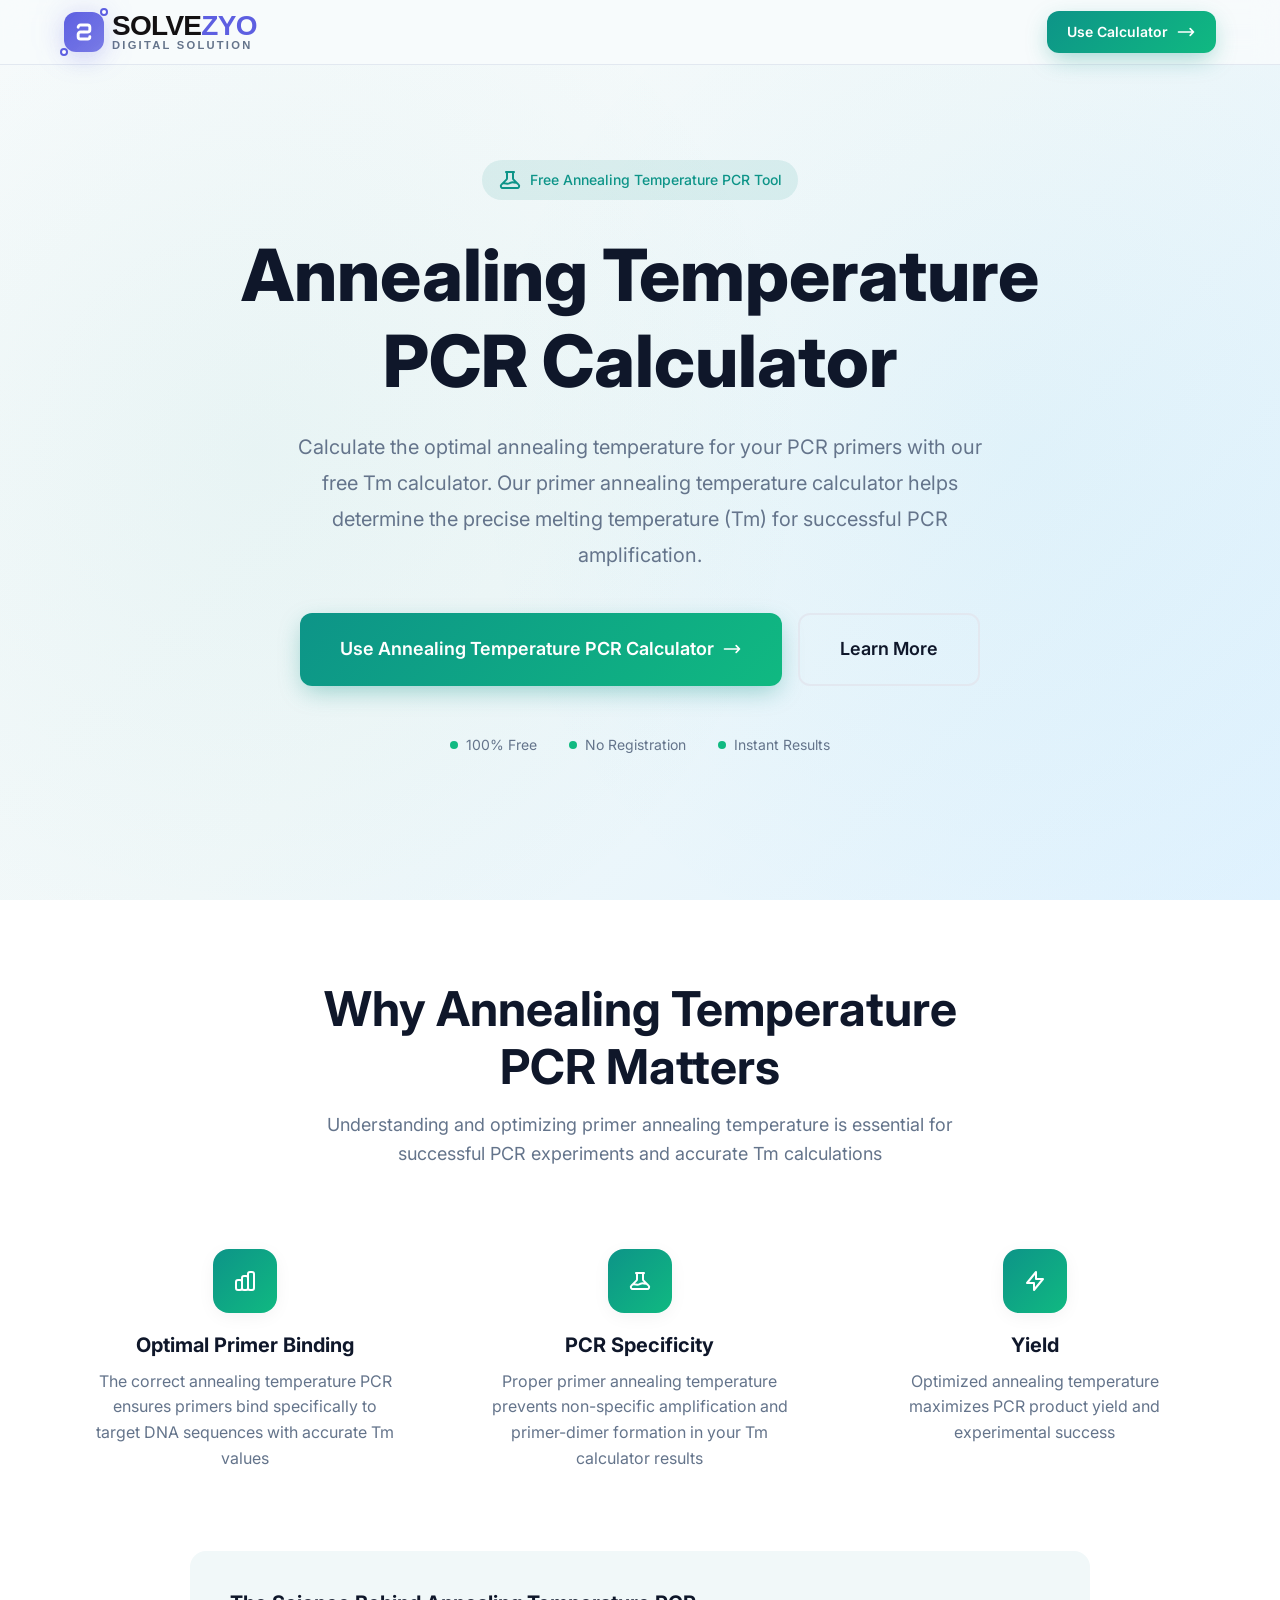
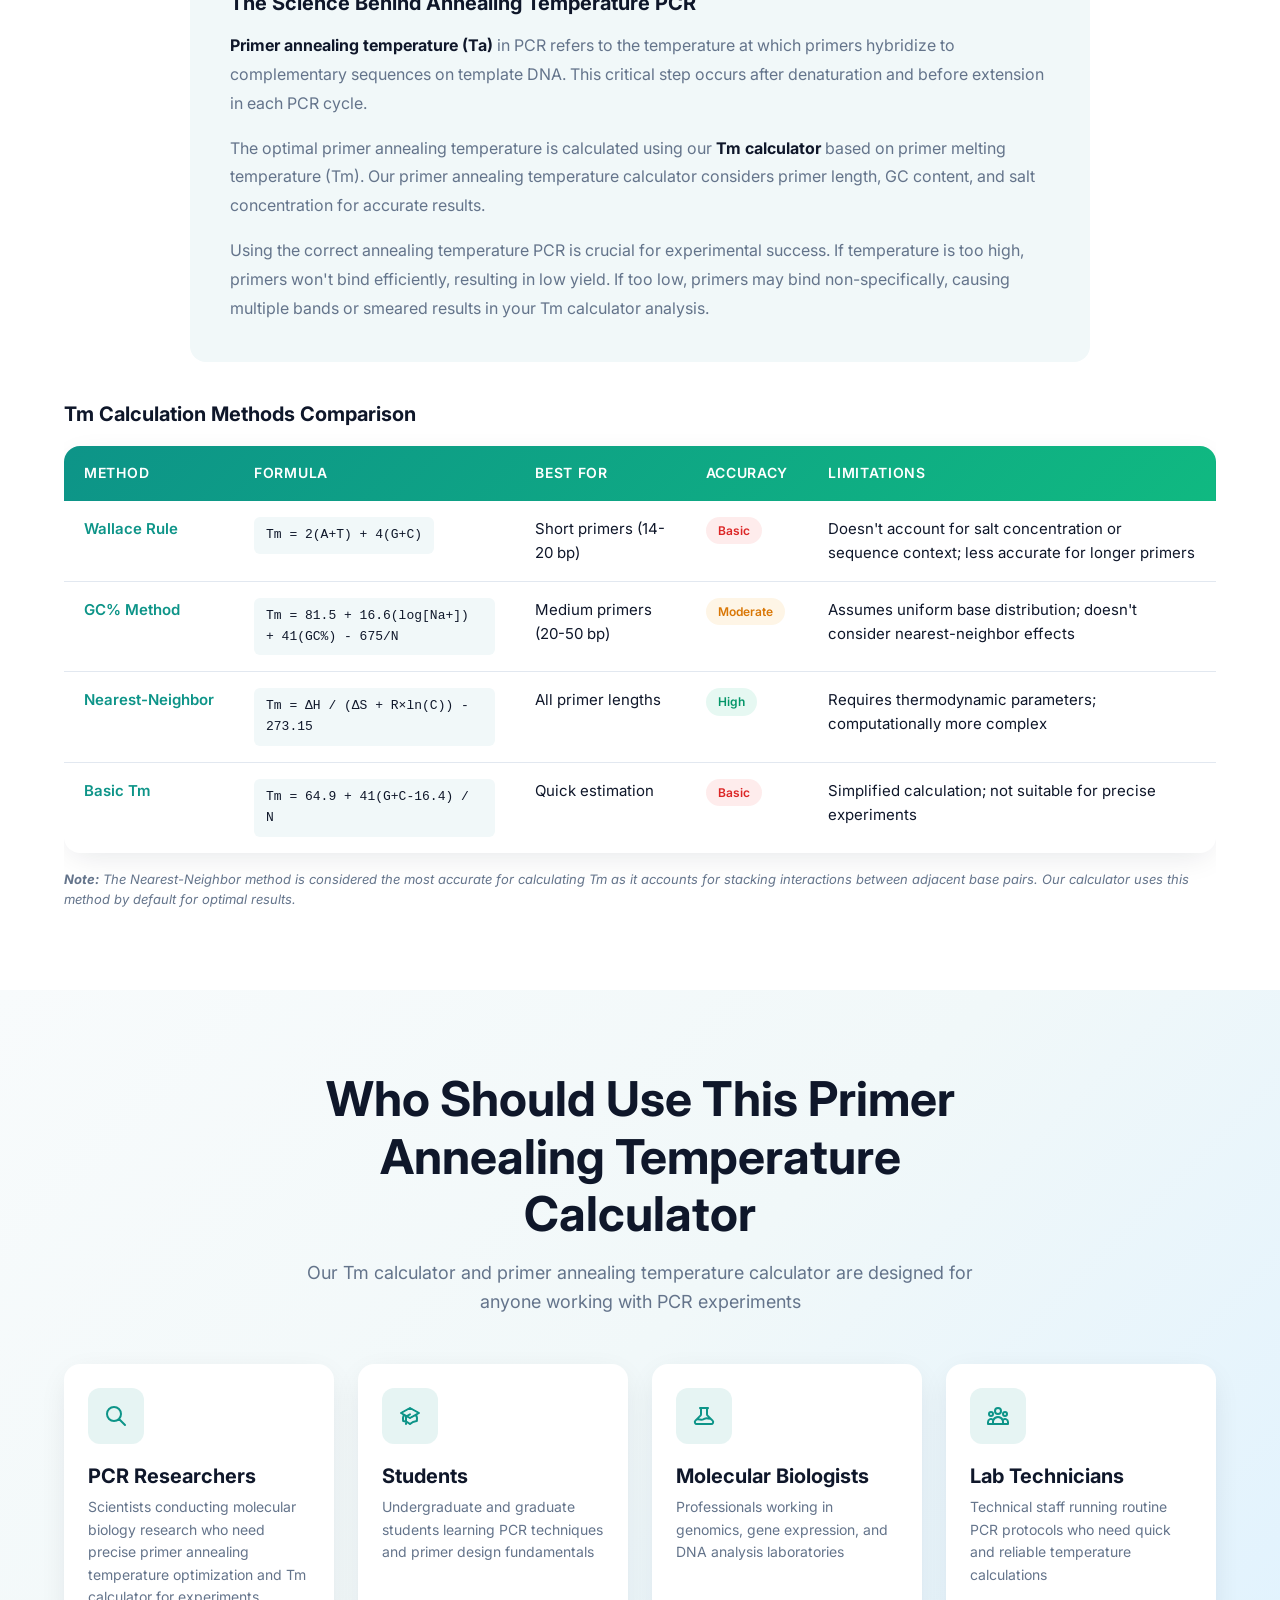
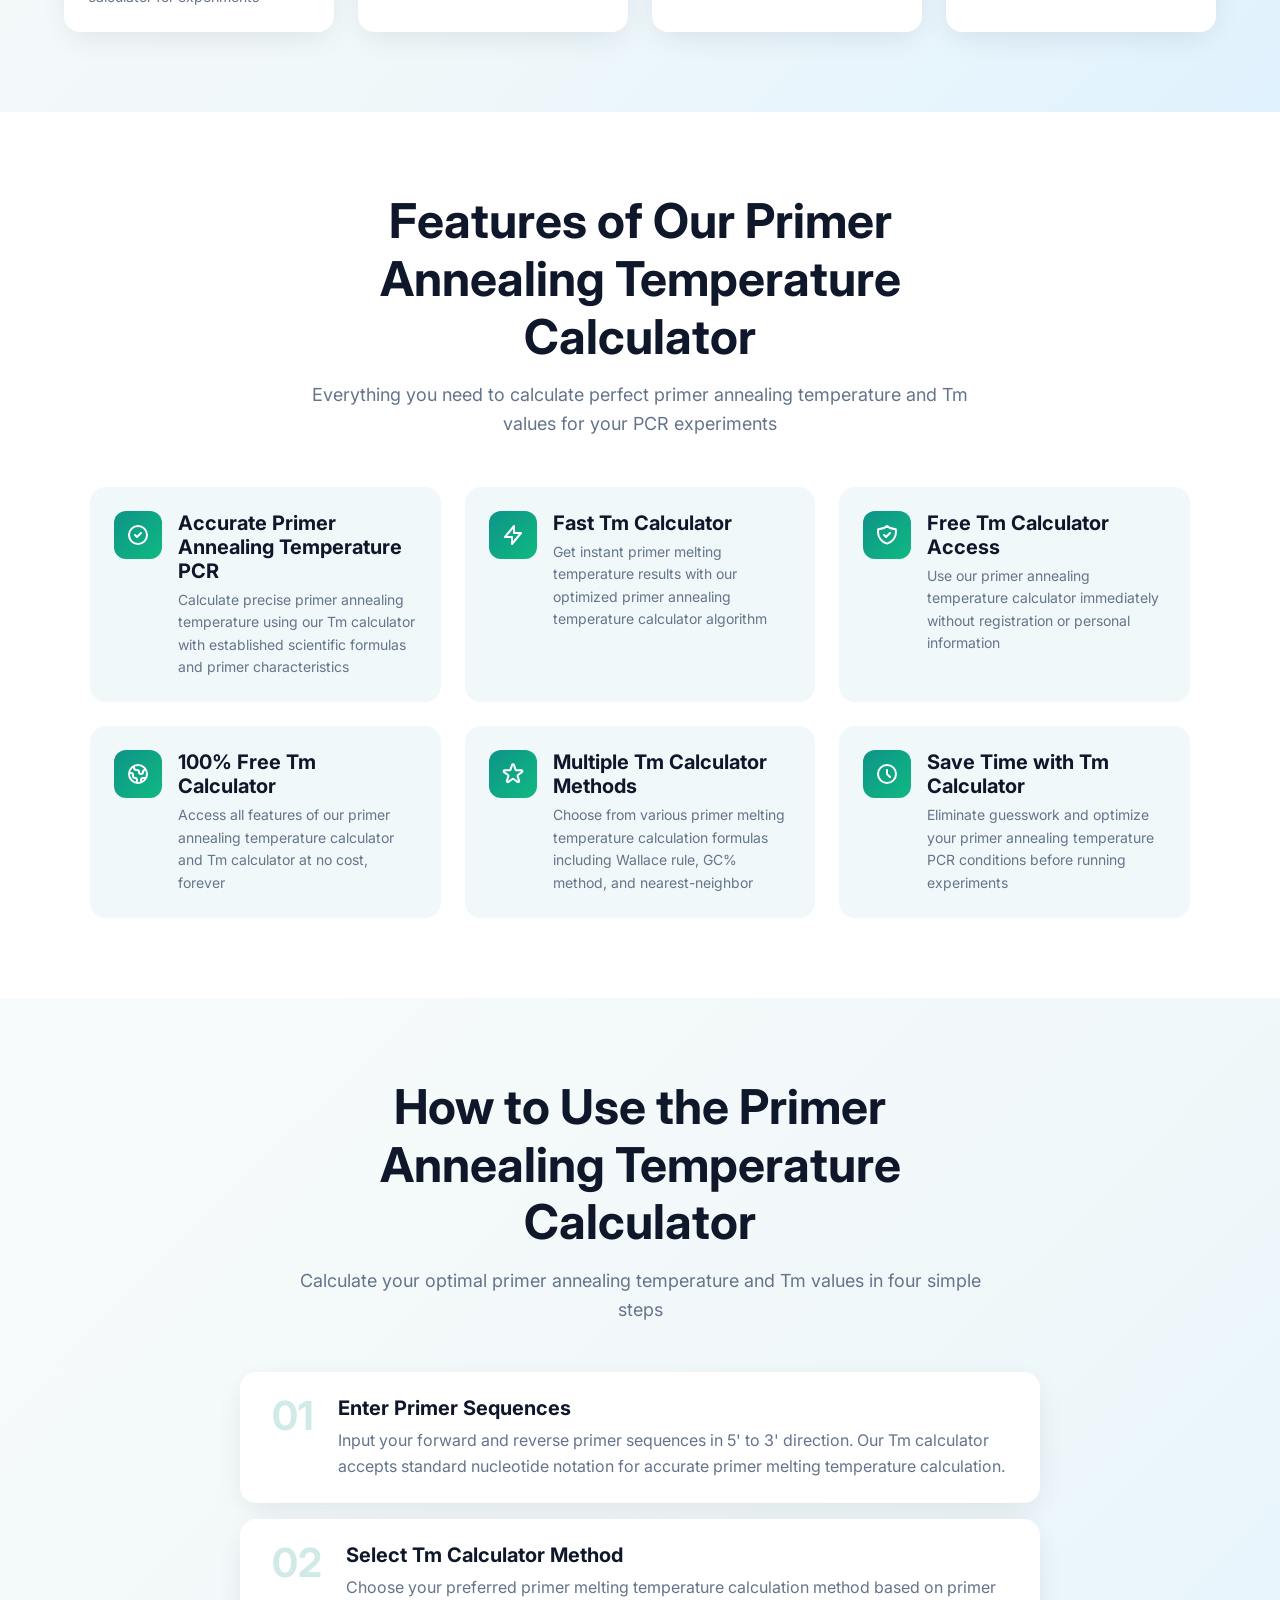
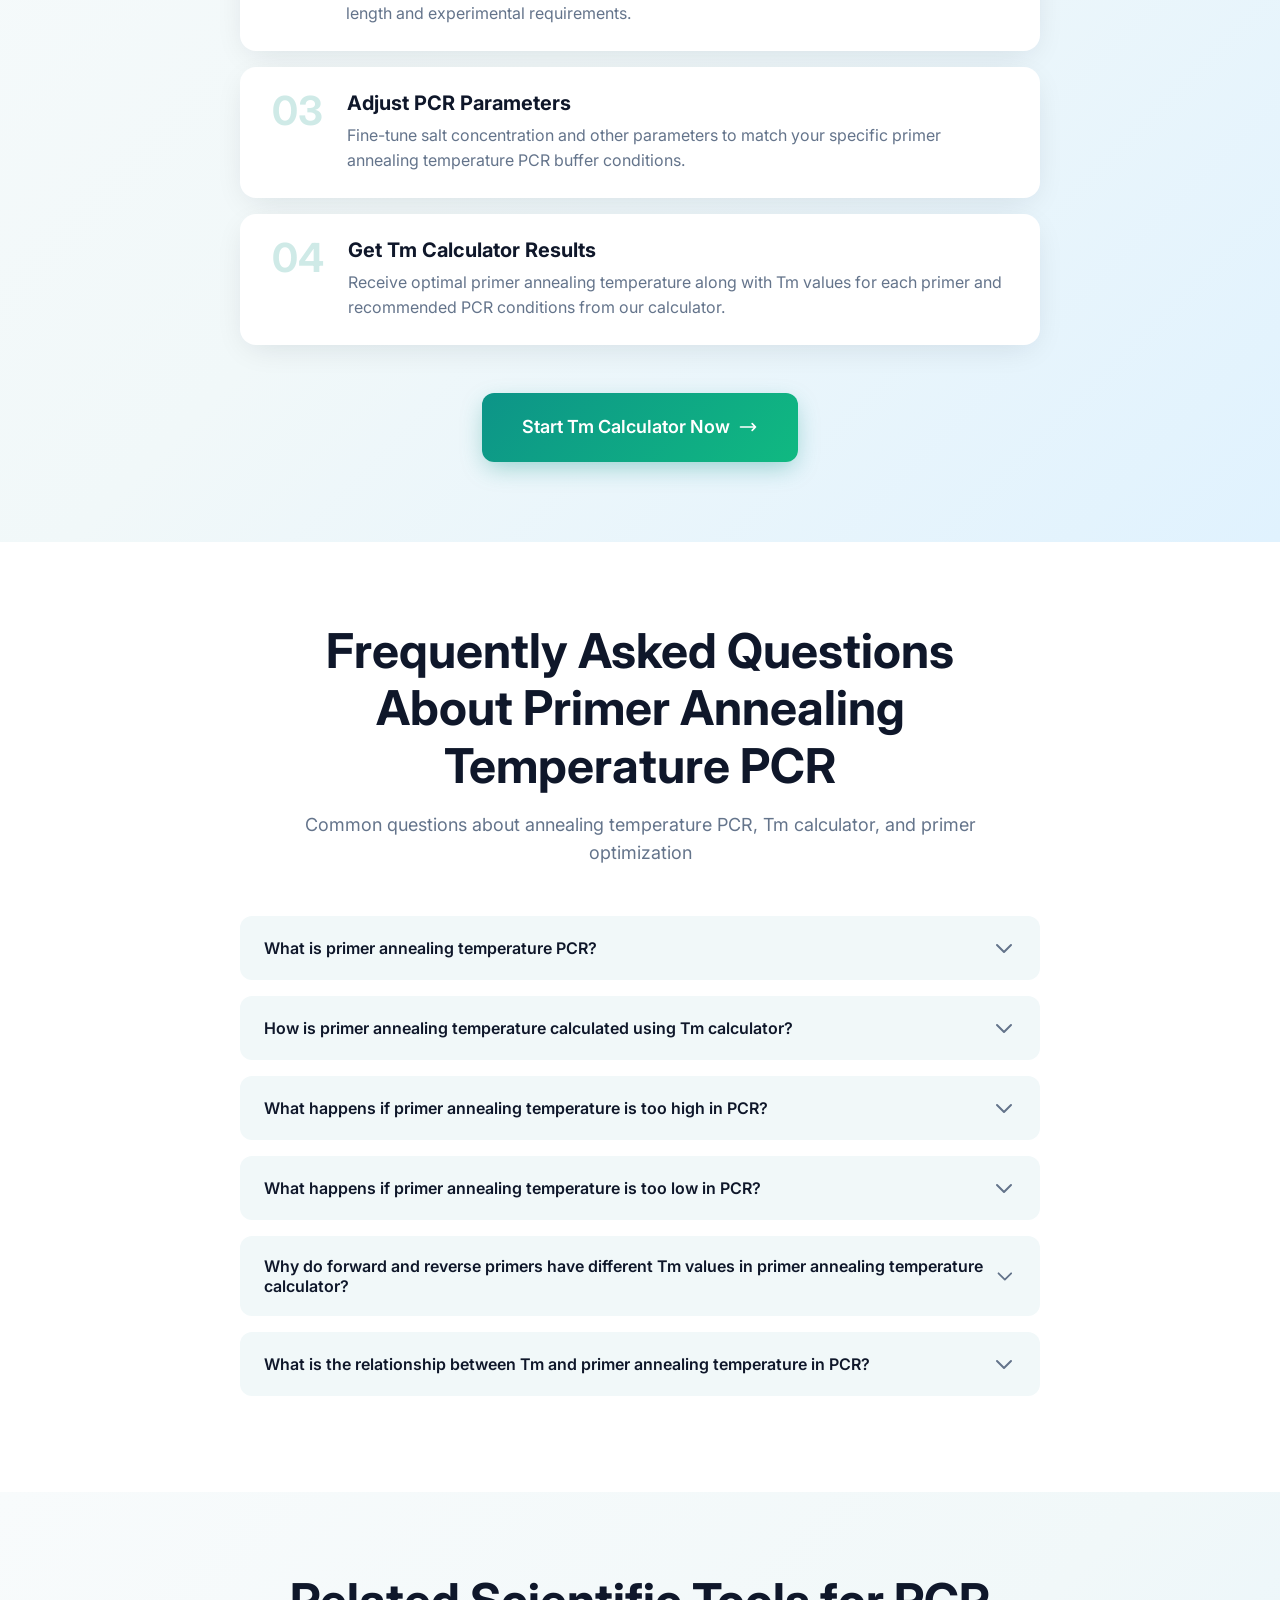
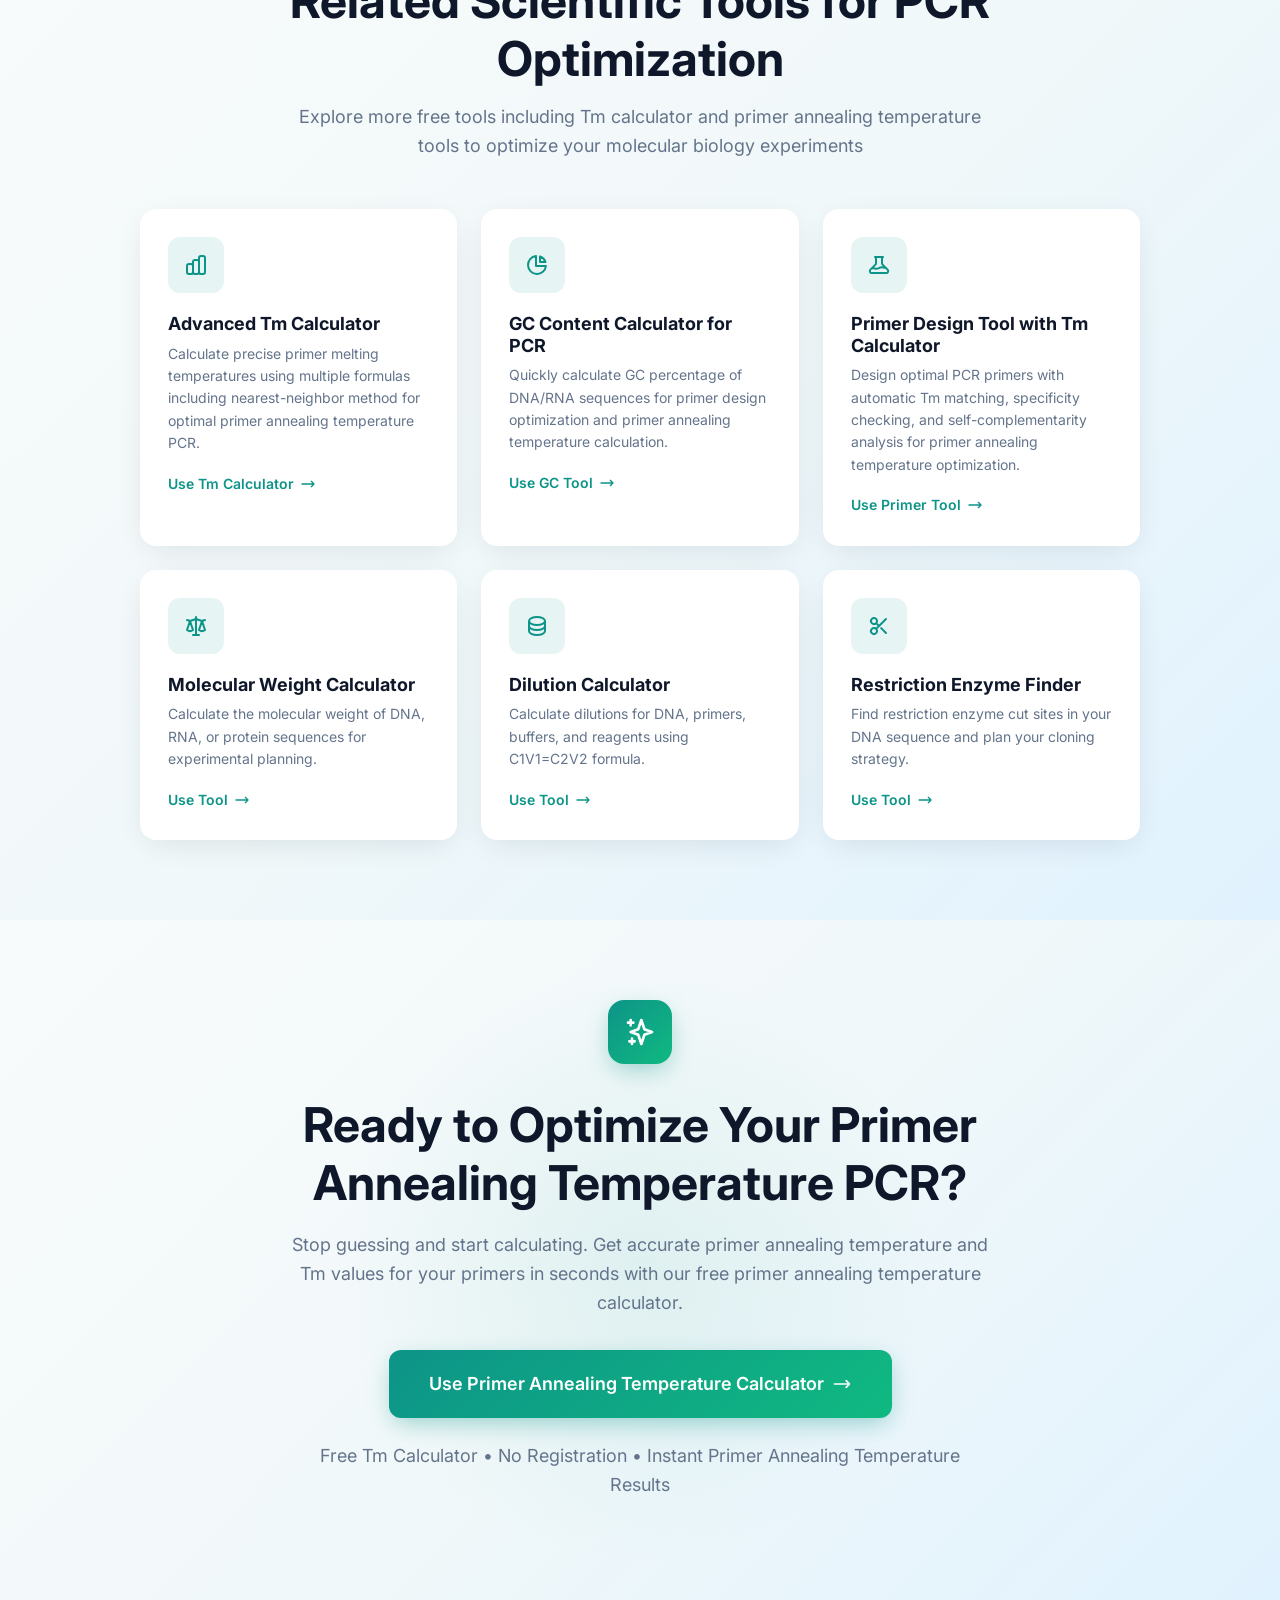
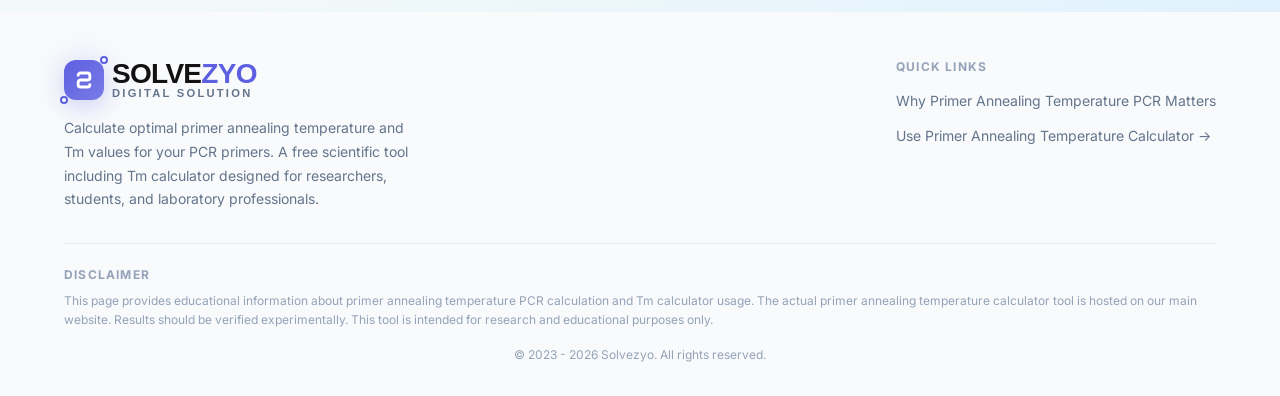
<file: index.html>
<!DOCTYPE html>
<html lang="en">
<head>
    <meta charset="UTF-8">
    <meta name="viewport" content="width=device-width, initial-scale=1.0">
    
    <!-- Favicon -->
    <link rel="icon" type="image/png" href="favicon.png">
    <link rel="apple-touch-icon" href="favicon.png">
    
    <!-- Primary SEO Tags -->
    <title>Solvezyo - Annealing Temperature PCR Calculator | Free Tm Calculator & Primer Annealing Temperature Tool</title>
    <meta name="description" content="Solvezyo - Free Annealing Temperature PCR Calculator with accurate Tm calculator for optimal primer annealing temperature. Calculate primer melting temperatures and optimize your PCR experiments. No registration required.">
    <meta name="keywords" content="annealing temperature PCR, Tm calculator, primer annealing temperature calculator, PCR primer melting temperature, PCR optimization tool, molecular biology calculator, free Tm calculator, primer design tool">
    <meta name="author" content="Solvezyo">
    <meta name="robots" content="index, follow">
    
    <!-- Canonical URL -->
    <link rel="canonical" href="https://solvezyo.com/calc/biology/annealing-temperature">

    <!-- Open Graph / Facebook -->
    <meta property="og:type" content="website">
    <meta property="og:url" content="https://solvezyo.com/calc/biology/annealing-temperature">
    <meta property="og:title" content="Solvezyo - Annealing Temperature PCR Calculator | Free Tm Calculator & Primer Annealing Temperature Tool">
    <meta property="og:description" content="Solvezyo - Free Annealing Temperature PCR Calculator with accurate Tm calculator for primer annealing temperature optimization. Essential tool for molecular biology research and PCR experiments.">
    <meta property="og:image" content="https://example.com/og-image.png">
    <meta property="og:site_name" content="Solvezyo">

    <!-- Twitter -->
    <meta name="twitter:card" content="summary_large_image">
    <meta name="twitter:url" content="https://solvezyo.com/calc/biology/annealing-temperature">
    <meta name="twitter:title" content="Solvezyo - Annealing Temperature PCR Calculator | Free Tm Calculator & Primer Annealing Temperature Tool">
    <meta name="twitter:description" content="Solvezyo - Free Annealing Temperature PCR Calculator with accurate Tm calculator for primer annealing temperature. Optimize your molecular biology experiments.">
    <meta name="twitter:image" content="https://example.com/og-image.png">

    <!-- Preconnect for fonts -->
    <link rel="preconnect" href="https://fonts.googleapis.com">
    <link rel="preconnect" href="https://fonts.gstatic.com" crossorigin>
    <link rel="preconnect" href="https://fonts.gstatic.com" crossorigin>
    <link href="https://fonts.googleapis.com/css2?family=Inter:wght@400;500;600;700;800&display=swap" rel="stylesheet">

    <!-- JSON-LD Structured Data - FAQ Schema -->
    <script type="application/ld+json">
    {
        "@context": "https://schema.org",
        "@type": "FAQPage",
        "mainEntity": [
            {
                "@type": "Question",
                "name": "What is annealing temperature?",
                "acceptedAnswer": {
                    "@type": "Answer",
                    "text": "Annealing temperature (Ta) is the temperature at which primers bind to the template DNA during the PCR cycle. It typically occurs between the denaturation and extension steps. The optimal annealing temperature is usually 3-5°C below the melting temperature (Tm) of the primers and is critical for achieving specific and efficient DNA amplification."
                }
            },
            {
                "@type": "Question",
                "name": "How is annealing temperature calculated?",
                "acceptedAnswer": {
                    "@type": "Answer",
                    "text": "Annealing temperature is calculated based on the melting temperature (Tm) of your primers. Common calculation methods include the Wallace Rule (Tm = 2°C × (A+T) + 4°C × (G+C)), the GC% method, and the more accurate nearest-neighbor thermodynamic method. Our calculator uses these established formulas while accounting for factors like primer length, GC content, and salt concentration."
                }
            },
            {
                "@type": "Question",
                "name": "What happens if annealing temperature is too high?",
                "acceptedAnswer": {
                    "@type": "Answer",
                    "text": "When the annealing temperature is too high, primers cannot bind efficiently to the template DNA because the thermal energy disrupts hydrogen bonding between complementary bases. This results in low or no PCR product yield. You may see faint bands or no bands at all on your gel. The solution is to lower the annealing temperature to allow proper primer-template hybridization."
                }
            },
            {
                "@type": "Question",
                "name": "What happens if annealing temperature is too low?",
                "acceptedAnswer": {
                    "@type": "Answer",
                    "text": "When the annealing temperature is too low, primers can bind non-specifically to sequences that aren't perfectly complementary. This leads to non-specific amplification, multiple bands on gel electrophoresis, primer-dimer formation, and smeared results. Increasing the annealing temperature improves specificity by requiring more stringent base pairing."
                }
            },
            {
                "@type": "Question",
                "name": "Why do forward and reverse primers have different Tm values?",
                "acceptedAnswer": {
                    "@type": "Answer",
                    "text": "Forward and reverse primers often have different Tm values because they typically have different nucleotide compositions (different numbers of G, C, A, and T bases) and may vary in length. Ideally, both primers should have similar Tm values (within 2-3°C) for optimal PCR performance. Our calculator helps you identify if there's a significant Tm difference between your primers."
                }
            },
            {
                "@type": "Question",
                "name": "What is the relationship between Tm and annealing temperature?",
                "acceptedAnswer": {
                    "@type": "Answer",
                    "text": "The melting temperature (Tm) is the temperature at which 50% of primer-template duplexes are dissociated. The optimal annealing temperature is typically set 3-5°C below the lower Tm of the two primers. This allows primers to bind specifically while maintaining enough stringency to prevent non-specific binding. Some protocols use gradient PCR or touchdown PCR to optimize this relationship."
                }
            }
        ]
    }
    </script>

    <!-- JSON-LD Structured Data - WebPage Schema -->
    <script type="application/ld+json">
    {
        "@context": "https://schema.org",
        "@type": "WebPage",
        "name": "Annealing Temperature Calculator",
        "description": "Calculate the optimal annealing temperature for your PCR primers. Free, fast, and accurate Tm calculator for researchers, students, and molecular biologists.",
        "url": "https://solvezyo.com/calc/biology/annealing-temperature",
        "isPartOf": {
            "@type": "WebSite",
            "name": "Solvezyo",
            "url": "https://solvezyo.com"
        },
        "about": {
            "@type": "Thing",
            "name": "PCR Annealing Temperature",
            "description": "The temperature at which primers hybridize to template DNA during PCR"
        },
        "audience": {
            "@type": "Audience",
            "audienceType": "Researchers, Students, Molecular Biologists, Lab Technicians"
        }
    }
    </script>

    <link rel="stylesheet" href="styles.css">
    <link rel="stylesheet" href="logo.css">
</head>

<body>
    <!-- Navigation -->
    <nav class="nav">
        <div class="container nav-inner">
            <a href="#" class="nav-logo">
                <!-- Solvezyo Logo -->
                <div class="solvezyo-logo">
                    <div class="solvezyo-logo-icon-container">
                        <!-- Animated Background Rings -->
                        <div class="solvezyo-logo-bg-ring"></div>
                        
                        <!-- Main Icon Container -->
                        <div class="solvezyo-logo-icon">
                            <svg
                                viewBox="0 0 24 24"
                                fill="none"
                                class="solvezyo-logo-svg"
                                xmlns="http://www.w3.org/2000/svg"
                            >
                                <!-- Minimalist "S" formed from mechanical/geometric shapes -->
                                <path
                                    d="M7 8C7 6.89543 7.89543 6 9 6H15C16.1046 6 17 6.89543 17 8V10C17 11.1046 16.1046 12 15 12H9C7.89543 12 7 12.8954 7 14V16C7 17.1046 7.89543 18 9 18H15C16.1046 18 17 17.1046 17 16"
                                    class="solvezyo-logo-path"
                                />
                                <!-- Decorative dot -->
                                <circle
                                    cx="12"
                                    cy="12"
                                    r="1"
                                    fill="currentColor"
                                    class="solvezyo-logo-dot"
                                />
                            </svg>
                            
                            <!-- Mechanical accent lines -->
                            <div class="solvezyo-logo-accent-1"></div>
                            <div class="solvezyo-logo-accent-2"></div>
                        </div>
                    </div>

                    <div class="solvezyo-logo-text">
                        <span class="solvezyo-logo-brand">
                            SOLVE<span class="solvezyo-logo-brand-primary">ZYO</span>
                        </span>
                        <span class="solvezyo-logo-subtitle">
                            Digital Solution
                        </span>
                    </div>
                </div>
            </a>
            <a href="https://solvezyo.com/calc/biology/annealing-temperature" target="_blank" rel="noopener noreferrer" class="btn btn-primary">
                Use Calculator
                <svg class="icon" fill="none" stroke="currentColor" viewBox="0 0 24 24">
                    <path stroke-linecap="round" stroke-linejoin="round" stroke-width="2" d="M17 8l4 4m0 0l-4 4m4-4H3"/>
                </svg>
            </a>
        </div>
    </nav>

    <!-- Hero Section -->
    <section class="hero" id="home">
        <div class="container">
            <div class="hero-content">
                <div class="hero-badge animate-fade-in-up">
                    <svg class="icon" fill="none" stroke="currentColor" viewBox="0 0 24 24">
                        <path stroke-linecap="round" stroke-linejoin="round" stroke-width="2" d="M19.428 15.428a2 2 0 00-1.022-.547l-2.387-.477a6 6 0 00-3.86.517l-.318.158a6 6 0 01-3.86.517L6.05 15.21a2 2 0 00-1.806.547M8 4h8l-1 1v5.172a2 2 0 00.586 1.414l5 5c1.26 1.26.367 3.414-1.415 3.414H4.828c-1.782 0-2.674-2.154-1.414-3.414l5-5A2 2 0 009 10.172V5L8 4z"/>
                    </svg>
                    Free Annealing Temperature PCR Tool
                </div>
                
                <h1 class="animate-fade-in-up delay-1">Annealing Temperature PCR Calculator</h1>
                
                <p class="animate-fade-in-up delay-2">
                    Calculate the optimal annealing temperature for your PCR primers with our free Tm calculator. 
                    Our primer annealing temperature calculator helps determine the precise melting temperature (Tm) for successful PCR amplification.
                </p>
                
                <div class="hero-buttons animate-fade-in-up delay-2">
                    <a href="https://solvezyo.com/calc/biology/annealing-temperature" target="_blank" rel="noopener noreferrer" class="btn btn-primary btn-lg">
                        Use Annealing Temperature PCR Calculator
                        <svg class="icon" fill="none" stroke="currentColor" viewBox="0 0 24 24">
                            <path stroke-linecap="round" stroke-linejoin="round" stroke-width="2" d="M17 8l4 4m0 0l-4 4m4-4H3"/>
                        </svg>
                    </a>
                    <a href="#learn-more" class="btn btn-outline btn-lg">
                        Learn More
                    </a>
                </div>
                
                <div class="hero-trust animate-fade-in-up delay-3">
                    <span>100% Free</span>
                    <span>No Registration</span>
                    <span>Instant Results</span>
                </div>
            </div>
        </div>
    </section>

    <!-- Why Annealing Temperature Matters -->
    <section class="why-matters" id="learn-more">
        <div class="container">
            <div class="section-header">
                <h2>Why Annealing Temperature PCR Matters</h2>
                <p>Understanding and optimizing primer annealing temperature is essential for successful PCR experiments and accurate Tm calculations</p>
            </div>
            
            <div class="features-grid">
                <div class="feature-card">
                    <div class="feature-icon">
                        <svg class="icon" fill="none" stroke="currentColor" viewBox="0 0 24 24">
                            <path stroke-linecap="round" stroke-linejoin="round" stroke-width="2" d="M9 19v-6a2 2 0 00-2-2H5a2 2 0 00-2 2v6a2 2 0 002 2h2a2 2 0 002-2zm0 0V9a2 2 0 012-2h2a2 2 0 012 2v10m-6 0a2 2 0 002 2h2a2 2 0 002-2m0 0V5a2 2 0 012-2h2a2 2 0 012 2v14a2 2 0 01-2 2h-2a2 2 0 01-2-2z"/>
                        </svg>
                    </div>
                    <h3>Optimal Primer Binding</h3>
                    <p>The correct annealing temperature PCR ensures primers bind specifically to target DNA sequences with accurate Tm values</p>
                </div>
                
                <div class="feature-card">
                    <div class="feature-icon">
                        <svg class="icon" fill="none" stroke="currentColor" viewBox="0 0 24 24">
                            <path stroke-linecap="round" stroke-linejoin="round" stroke-width="2" d="M19.428 15.428a2 2 0 00-1.022-.547l-2.387-.477a6 6 0 00-3.86.517l-.318.158a6 6 0 01-3.86.517L6.05 15.21a2 2 0 00-1.806.547M8 4h8l-1 1v5.172a2 2 0 00.586 1.414l5 5c1.26 1.26.367 3.414-1.415 3.414H4.828c-1.782 0-2.674-2.154-1.414-3.414l5-5A2 2 0 009 10.172V5L8 4z"/>
                        </svg>
                    </div>
                    <h3>PCR Specificity</h3>
                    <p>Proper primer annealing temperature prevents non-specific amplification and primer-dimer formation in your Tm calculator results</p>
                </div>
                
                <div class="feature-card">
                    <div class="feature-icon">
                        <svg class="icon" fill="none" stroke="currentColor" viewBox="0 0 24 24">
                            <path stroke-linecap="round" stroke-linejoin="round" stroke-width="2" d="M13 10V3L4 14h7v7l9-11h-7z"/>
                        </svg>
                    </div>
                    <h3>Yield</h3>
                    <p>Optimized annealing temperature maximizes PCR product yield and experimental success</p>
                </div>
            </div>
            
            <div class="info-box">
                <h3>The Science Behind Annealing Temperature PCR</h3>
                <p>
                    <strong>Primer annealing temperature (Ta)</strong> in PCR refers to the temperature at which primers hybridize to complementary sequences on template DNA. This critical step occurs after denaturation and before extension in each PCR cycle.
                </p>
                <p>
                    The optimal primer annealing temperature is calculated using our <strong>Tm calculator</strong> based on primer melting temperature (Tm). Our primer annealing temperature calculator considers primer length, GC content, and salt concentration for accurate results.
                </p>
                <p>
                    Using the correct annealing temperature PCR is crucial for experimental success. If temperature is too high, primers won't bind efficiently, resulting in low yield. If too low, primers may bind non-specifically, causing multiple bands or smeared results in your Tm calculator analysis.
                </p>
            </div>

            <!-- Tm Calculation Methods Comparison Table -->
            <div class="comparison-table-wrapper" style="margin-top: 2.5rem;">
                <h3 style="margin-bottom: 1.25rem; color: var(--foreground); font-size: 1.25rem;">Tm Calculation Methods Comparison</h3>
                <table class="comparison-table">
                    <thead>
                        <tr>
                            <th>Method</th>
                            <th>Formula</th>
                            <th>Best For</th>
                            <th>Accuracy</th>
                            <th>Limitations</th>
                        </tr>
                    </thead>
                    <tbody>
                        <tr>
                            <td class="method-name">Wallace Rule</td>
                            <td><span class="formula-cell">Tm = 2(A+T) + 4(G+C)</span></td>
                            <td>Short primers (14-20 bp)</td>
                            <td><span class="accuracy-badge accuracy-low">Basic</span></td>
                            <td>Doesn't account for salt concentration or sequence context; less accurate for longer primers</td>
                        </tr>
                        <tr>
                            <td class="method-name">GC% Method</td>
                            <td><span class="formula-cell">Tm = 81.5 + 16.6(log[Na+]) + 41(GC%) - 675/N</span></td>
                            <td>Medium primers (20-50 bp)</td>
                            <td><span class="accuracy-badge accuracy-medium">Moderate</span></td>
                            <td>Assumes uniform base distribution; doesn't consider nearest-neighbor effects</td>
                        </tr>
                        <tr>
                            <td class="method-name">Nearest-Neighbor</td>
                            <td><span class="formula-cell">Tm = ΔH / (ΔS + R×ln(C)) - 273.15</span></td>
                            <td>All primer lengths</td>
                            <td><span class="accuracy-badge accuracy-high">High</span></td>
                            <td>Requires thermodynamic parameters; computationally more complex</td>
                        </tr>
                        <tr>
                            <td class="method-name">Basic Tm</td>
                            <td><span class="formula-cell">Tm = 64.9 + 41(G+C-16.4) / N</span></td>
                            <td>Quick estimation</td>
                            <td><span class="accuracy-badge accuracy-low">Basic</span></td>
                            <td>Simplified calculation; not suitable for precise experiments</td>
                        </tr>
                    </tbody>
                </table>
                <p class="table-note">
                    <strong>Note:</strong> The Nearest-Neighbor method is considered the most accurate for calculating Tm as it accounts for stacking interactions between adjacent base pairs. Our calculator uses this method by default for optimal results.
                </p>
            </div>
        </div>
    </section>

    <!-- Who Should Use This Tool -->
    <section class="who-uses">
        <div class="container">
            <div class="section-header">
                <h2>Who Should Use This Primer Annealing Temperature Calculator</h2>
                <p>Our Tm calculator and primer annealing temperature calculator are designed for anyone working with PCR experiments</p>
            </div>
            
            <div class="audience-grid">
                <article class="audience-card">
                    <div class="audience-icon">
                        <svg class="icon" fill="none" stroke="currentColor" viewBox="0 0 24 24">
                            <path stroke-linecap="round" stroke-linejoin="round" stroke-width="2" d="M21 21l-6-6m2-5a7 7 0 11-14 0 7 7 0 0114 0z"/>
                        </svg>
                    </div>
                    <h3>PCR Researchers</h3>
                    <p>Scientists conducting molecular biology research who need precise primer annealing temperature optimization and Tm calculator for experiments</p>
                </article>
                
                <article class="audience-card">
                    <div class="audience-icon">
                        <svg class="icon" fill="none" stroke="currentColor" viewBox="0 0 24 24">
                            <path d="M12 14l9-5-9-5-9 5 9 5z"/>
                            <path d="M12 14l6.16-3.422a12.083 12.083 0 01.665 6.479A11.952 11.952 0 0012 20.055a11.952 11.952 0 00-6.824-2.998 12.078 12.078 0 01.665-6.479L12 14z"/>
                            <path stroke-linecap="round" stroke-linejoin="round" stroke-width="2" d="M12 14l9-5-9-5-9 5 9 5zm0 0l6.16-3.422a12.083 12.083 0 01.665 6.479A11.952 11.952 0 0012 20.055a11.952 11.952 0 00-6.824-2.998 12.078 12.078 0 01.665-6.479L12 14zm-4 6v-7.5l4-2.222"/>
                        </svg>
                    </div>
                    <h3>Students</h3>
                    <p>Undergraduate and graduate students learning PCR techniques and primer design fundamentals</p>
                </article>
                
                <article class="audience-card">
                    <div class="audience-icon">
                        <svg class="icon" fill="none" stroke="currentColor" viewBox="0 0 24 24">
                            <path stroke-linecap="round" stroke-linejoin="round" stroke-width="2" d="M19.428 15.428a2 2 0 00-1.022-.547l-2.387-.477a6 6 0 00-3.86.517l-.318.158a6 6 0 01-3.86.517L6.05 15.21a2 2 0 00-1.806.547M8 4h8l-1 1v5.172a2 2 0 00.586 1.414l5 5c1.26 1.26.367 3.414-1.415 3.414H4.828c-1.782 0-2.674-2.154-1.414-3.414l5-5A2 2 0 009 10.172V5L8 4z"/>
                        </svg>
                    </div>
                    <h3>Molecular Biologists</h3>
                    <p>Professionals working in genomics, gene expression, and DNA analysis laboratories</p>
                </article>
                
                <article class="audience-card">
                    <div class="audience-icon">
                        <svg class="icon" fill="none" stroke="currentColor" viewBox="0 0 24 24">
                            <path stroke-linecap="round" stroke-linejoin="round" stroke-width="2" d="M17 20h5v-2a3 3 0 00-5.356-1.857M17 20H7m10 0v-2c0-.656-.126-1.283-.356-1.857M7 20H2v-2a3 3 0 015.356-1.857M7 20v-2c0-.656.126-1.283.356-1.857m0 0a5.002 5.002 0 019.288 0M15 7a3 3 0 11-6 0 3 3 0 016 0zm6 3a2 2 0 11-4 0 2 2 0 014 0zM7 10a2 2 0 11-4 0 2 2 0 014 0z"/>
                        </svg>
                    </div>
                    <h3>Lab Technicians</h3>
                    <p>Technical staff running routine PCR protocols who need quick and reliable temperature calculations</p>
                </article>
            </div>
        </div>
    </section>

    <!-- Features Section -->
    <section class="calculator-features">
        <div class="container">
            <div class="section-header">
                <h2>Features of Our Primer Annealing Temperature Calculator</h2>
                <p>Everything you need to calculate perfect primer annealing temperature and Tm values for your PCR experiments</p>
            </div>
            
            <div class="features-list">
                <article class="feature-item">
                    <div class="feature-item-icon">
                        <svg class="icon" fill="none" stroke="currentColor" viewBox="0 0 24 24">
                            <path stroke-linecap="round" stroke-linejoin="round" stroke-width="2" d="M9 12l2 2 4-4m6 2a9 9 0 11-18 0 9 9 0 0118 0z"/>
                        </svg>
                    </div>
                    <div>
                        <h3>Accurate Primer Annealing Temperature PCR</h3>
                        <p>Calculate precise primer annealing temperature using our Tm calculator with established scientific formulas and primer characteristics</p>
                    </div>
                </article>
                
                <article class="feature-item">
                    <div class="feature-item-icon">
                        <svg class="icon" fill="none" stroke="currentColor" viewBox="0 0 24 24">
                            <path stroke-linecap="round" stroke-linejoin="round" stroke-width="2" d="M13 10V3L4 14h7v7l9-11h-7z"/>
                        </svg>
                    </div>
                    <div>
                        <h3>Fast Tm Calculator</h3>
                        <p>Get instant primer melting temperature results with our optimized primer annealing temperature calculator algorithm</p>
                    </div>
                </article>
                
                <article class="feature-item">
                    <div class="feature-item-icon">
                        <svg class="icon" fill="none" stroke="currentColor" viewBox="0 0 24 24">
                            <path stroke-linecap="round" stroke-linejoin="round" stroke-width="2" d="M9 12l2 2 4-4m5.618-4.016A11.955 11.955 0 0112 2.944a11.955 11.955 0 01-8.618 3.04A12.02 12.02 0 003 9c0 5.591 3.824 10.29 9 11.622 5.176-1.332 9-6.03 9-11.622 0-1.042-.133-2.052-.382-3.016z"/>
                        </svg>
                    </div>
                    <div>
                        <h3>Free Tm Calculator Access</h3>
                        <p>Use our primer annealing temperature calculator immediately without registration or personal information</p>
                    </div>
                </article>
                
                <article class="feature-item">
                    <div class="feature-item-icon">
                        <svg class="icon" fill="none" stroke="currentColor" viewBox="0 0 24 24">
                            <path stroke-linecap="round" stroke-linejoin="round" stroke-width="2" d="M3.055 11H5a2 2 0 012 2v1a2 2 0 002 2 2 2 0 012 2v2.945M8 3.935V5.5A2.5 2.5 0 0010.5 8h.5a2 2 0 012 2 2 2 0 104 0 2 2 0 012-2h1.064M15 20.488V18a2 2 0 012-2h3.064M21 12a9 9 0 11-18 0 9 9 0 0118 0z"/>
                        </svg>
                    </div>
                    <div>
                        <h3>100% Free Tm Calculator</h3>
                        <p>Access all features of our primer annealing temperature calculator and Tm calculator at no cost, forever</p>
                    </div>
                </article>
                
                <article class="feature-item">
                    <div class="feature-item-icon">
                        <svg class="icon" fill="none" stroke="currentColor" viewBox="0 0 24 24">
                            <path stroke-linecap="round" stroke-linejoin="round" stroke-width="2" d="M11.049 2.927c.3-.921 1.603-.921 1.902 0l1.519 4.674a1 1 0 00.95.69h4.915c.969 0 1.371 1.24.588 1.81l-3.976 2.888a1 1 0 00-.363 1.118l1.518 4.674c.3.922-.755 1.688-1.538 1.118l-3.976-2.888a1 1 0 00-1.176 0l-3.976 2.888c-.783.57-1.838-.197-1.538-1.118l1.518-4.674a1 1 0 00-.363-1.118l-3.976-2.888c-.784-.57-.38-1.81.588-1.81h4.914a1 1 0 00.951-.69l1.519-4.674z"/>
                        </svg>
                    </div>
                    <div>
                        <h3>Multiple Tm Calculator Methods</h3>
                        <p>Choose from various primer melting temperature calculation formulas including Wallace rule, GC% method, and nearest-neighbor</p>
                    </div>
                </article>
                
                <article class="feature-item">
                    <div class="feature-item-icon">
                        <svg class="icon" fill="none" stroke="currentColor" viewBox="0 0 24 24">
                            <path stroke-linecap="round" stroke-linejoin="round" stroke-width="2" d="M12 8v4l3 3m6-3a9 9 0 11-18 0 9 9 0 0118 0z"/>
                        </svg>
                    </div>
                    <div>
                        <h3>Save Time with Tm Calculator</h3>
                        <p>Eliminate guesswork and optimize your primer annealing temperature PCR conditions before running experiments</p>
                    </div>
                </article>
            </div>
        </div>
    </section>

    <!-- How To Use Section -->
    <section class="how-to-use">
        <div class="container">
            <div class="section-header">
                <h2>How to Use the Primer Annealing Temperature Calculator</h2>
                <p>Calculate your optimal primer annealing temperature and Tm values in four simple steps</p>
            </div>
            
            <div class="steps-list">
                <article class="step-item">
                    <span class="step-number">01</span>
                    <div class="step-content">
                        <h3>Enter Primer Sequences</h3>
                        <p>Input your forward and reverse primer sequences in 5' to 3' direction. Our Tm calculator accepts standard nucleotide notation for accurate primer melting temperature calculation.</p>
                    </div>
                </article>
                
                <article class="step-item">
                    <span class="step-number">02</span>
                    <div class="step-content">
                        <h3>Select Tm Calculator Method</h3>
                        <p>Choose your preferred primer melting temperature calculation method based on primer length and experimental requirements.</p>
                    </div>
                </article>
                
                <article class="step-item">
                    <span class="step-number">03</span>
                    <div class="step-content">
                        <h3>Adjust PCR Parameters</h3>
                        <p>Fine-tune salt concentration and other parameters to match your specific primer annealing temperature PCR buffer conditions.</p>
                    </div>
                </article>
                
                <article class="step-item">
                    <span class="step-number">04</span>
                    <div class="step-content">
                        <h3>Get Tm Calculator Results</h3>
                        <p>Receive optimal primer annealing temperature along with Tm values for each primer and recommended PCR conditions from our calculator.</p>
                    </div>
                </article>
            </div>
            
            <div style="text-align: center;">
                <a href="https://solvezyo.com/calc/biology/annealing-temperature" target="_blank" rel="noopener noreferrer" class="btn btn-primary btn-lg">
                    Start Tm Calculator Now
                    <svg class="icon" fill="none" stroke="currentColor" viewBox="0 0 24 24">
                        <path stroke-linecap="round" stroke-linejoin="round" stroke-width="2" d="M17 8l4 4m0 0l-4 4m4-4H3"/>
                    </svg>
                </a>
            </div>
        </div>
    </section>

    <!-- FAQ Section -->
    <section class="faq">
        <div class="container">
            <div class="section-header">
                <h2>Frequently Asked Questions About Primer Annealing Temperature PCR</h2>
                <p>Common questions about annealing temperature PCR, Tm calculator, and primer optimization</p>
            </div>
            
            <div class="faq-list">
                <div class="faq-item">
                    <button class="faq-question" aria-expanded="false">
                        What is primer annealing temperature PCR?
                        <svg class="faq-icon" fill="none" stroke="currentColor" viewBox="0 0 24 24">
                            <path stroke-linecap="round" stroke-linejoin="round" stroke-width="2" d="M19 9l-7 7-7-7"/>
                        </svg>
                    </button>
                    <div class="faq-answer">
                        <div class="faq-answer-content">
                            Primer annealing temperature PCR (Ta) is the temperature at which primers bind to template DNA during the PCR cycle. It occurs between denaturation and extension steps. The optimal primer annealing temperature is typically 3-5°C below the primer melting temperature (Tm) and is critical for specific DNA amplification using our Tm calculator.
                        </div>
                    </div>
                </div>
                
                <div class="faq-item">
                    <button class="faq-question" aria-expanded="false">
                        How is primer annealing temperature calculated using Tm calculator?
                        <svg class="faq-icon" fill="none" stroke="currentColor" viewBox="0 0 24 24">
                            <path stroke-linecap="round" stroke-linejoin="round" stroke-width="2" d="M19 9l-7 7-7-7"/>
                        </svg>
                    </button>
                    <div class="faq-answer">
                        <div class="faq-answer-content">
                            Primer annealing temperature is calculated based on primer melting temperature (Tm) using our Tm calculator. Common calculation methods include the Wallace Rule (Tm = 2°C × (A+T) + 4°C × (G+C)), the GC% method, and the more accurate nearest-neighbor thermodynamic method. Our primer annealing temperature calculator uses these established formulas while accounting for primer length, GC content, and salt concentration.
                        </div>
                    </div>
                </div>
                
                <div class="faq-item">
                    <button class="faq-question" aria-expanded="false">
                        What happens if primer annealing temperature is too high in PCR?
                        <svg class="faq-icon" fill="none" stroke="currentColor" viewBox="0 0 24 24">
                            <path stroke-linecap="round" stroke-linejoin="round" stroke-width="2" d="M19 9l-7 7-7-7"/>
                        </svg>
                    </button>
                    <div class="faq-answer">
                        <div class="faq-answer-content">
                            When primer annealing temperature is too high, primers cannot bind efficiently to template DNA because thermal energy disrupts hydrogen bonding between complementary bases. This results in low or no PCR product yield in your Tm calculator results. You may see faint bands or no bands on your gel. The solution is to lower primer annealing temperature for proper primer-template hybridization.
                        </div>
                    </div>
                </div>
                
                <div class="faq-item">
                    <button class="faq-question" aria-expanded="false">
                        What happens if primer annealing temperature is too low in PCR?
                        <svg class="faq-icon" fill="none" stroke="currentColor" viewBox="0 0 24 24">
                            <path stroke-linecap="round" stroke-linejoin="round" stroke-width="2" d="M19 9l-7 7-7-7"/>
                        </svg>
                    </button>
                    <div class="faq-answer">
                        <div class="faq-answer-content">
                            When primer annealing temperature is too low, primers can bind non-specifically to sequences that aren't perfectly complementary. This leads to non-specific amplification, multiple bands on gel electrophoresis, primer-dimer formation, and smeared results in your Tm calculator analysis. Increasing primer annealing temperature improves specificity by requiring more stringent base pairing.
                        </div>
                    </div>
                </div>
                
                <div class="faq-item">
                    <button class="faq-question" aria-expanded="false">
                        Why do forward and reverse primers have different Tm values in primer annealing temperature calculator?
                        <svg class="faq-icon" fill="none" stroke="currentColor" viewBox="0 0 24 24">
                            <path stroke-linecap="round" stroke-linejoin="round" stroke-width="2" d="M19 9l-7 7-7-7"/>
                        </svg>
                    </button>
                    <div class="faq-answer">
                        <div class="faq-answer-content">
                            Forward and reverse primers often have different Tm values because they typically have different nucleotide compositions (different numbers of G, C, A, and T bases) and may vary in length. Ideally, both primers should have similar Tm values (within 2-3°C) for optimal primer annealing temperature PCR performance. Our Tm calculator helps you identify significant Tm differences between your primers.
                        </div>
                    </div>
                </div>
                
                <div class="faq-item">
                    <button class="faq-question" aria-expanded="false">
                        What is the relationship between Tm and primer annealing temperature in PCR?
                        <svg class="faq-icon" fill="none" stroke="currentColor" viewBox="0 0 24 24">
                            <path stroke-linecap="round" stroke-linejoin="round" stroke-width="2" d="M19 9l-7 7-7-7"/>
                        </svg>
                    </button>
                    <div class="faq-answer">
                        <div class="faq-answer-content">
                            The primer melting temperature (Tm) is the temperature at which 50% of primer-template duplexes are dissociated. The optimal primer annealing temperature is typically set 3-5°C below the lower Tm of the two primers. This allows primers to bind specifically while maintaining enough stringency to prevent non-specific binding. Some protocols use gradient PCR or touchdown PCR with our Tm calculator to optimize this relationship.
                        </div>
                    </div>
                </div>
            </div>
        </div>
    </section>

    <!-- Related Tools Section -->
    <section class="related-tools">
        <div class="container">
            <div class="section-header">
                <h2>Related Scientific Tools for PCR Optimization</h2>
                <p>Explore more free tools including Tm calculator and primer annealing temperature tools to optimize your molecular biology experiments</p>
            </div>
            
            <div class="tools-grid">
                <a href="https://solvezyo.com/calc/biology/tm-calculator" target="_blank" rel="noopener noreferrer" class="tool-card">
                    <div class="tool-card-icon">
                        <svg class="icon" fill="none" stroke="currentColor" viewBox="0 0 24 24">
                            <path stroke-linecap="round" stroke-linejoin="round" stroke-width="2" d="M9 19v-6a2 2 0 00-2-2H5a2 2 0 00-2 2v6a2 2 0 002 2h2a2 2 0 002-2zm0 0V9a2 2 0 012-2h2a2 2 0 012 2v10m-6 0a2 2 0 002 2h2a2 2 0 002-2m0 0V5a2 2 0 012-2h2a2 2 0 012 2v14a2 2 0 01-2 2h-2a2 2 0 01-2-2z"/>
                        </svg>
                    </div>
                    <h3>Advanced Tm Calculator</h3>
                    <p>Calculate precise primer melting temperatures using multiple formulas including nearest-neighbor method for optimal primer annealing temperature PCR.</p>
                    <span class="tool-card-link">
                        Use Tm Calculator
                        <svg fill="none" stroke="currentColor" viewBox="0 0 24 24">
                            <path stroke-linecap="round" stroke-linejoin="round" stroke-width="2" d="M17 8l4 4m0 0l-4 4m4-4H3"/>
                        </svg>
                    </span>
                </a>
                
                <a href="https://solvezyo.com/calc/biology/gc-content-calculator" target="_blank" rel="noopener noreferrer" class="tool-card">
                    <div class="tool-card-icon">
                        <svg class="icon" fill="none" stroke="currentColor" viewBox="0 0 24 24">
                            <path stroke-linecap="round" stroke-linejoin="round" stroke-width="2" d="M11 3.055A9.001 9.001 0 1020.945 13H11V3.055z"/>
                            <path stroke-linecap="round" stroke-linejoin="round" stroke-width="2" d="M20.488 9H15V3.512A9.025 9.025 0 0120.488 9z"/>
                        </svg>
                    </div>
                    <h3>GC Content Calculator for PCR</h3>
                    <p>Quickly calculate GC percentage of DNA/RNA sequences for primer design optimization and primer annealing temperature calculation.</p>
                    <span class="tool-card-link">
                        Use GC Tool
                        <svg fill="none" stroke="currentColor" viewBox="0 0 24 24">
                            <path stroke-linecap="round" stroke-linejoin="round" stroke-width="2" d="M17 8l4 4m0 0l-4 4m4-4H3"/>
                        </svg>
                    </span>
                </a>
                
                <a href="https://solvezyo.com/calc/biology/primer-design-tool" target="_blank" rel="noopener noreferrer" class="tool-card">
                    <div class="tool-card-icon">
                        <svg class="icon" fill="none" stroke="currentColor" viewBox="0 0 24 24">
                            <path stroke-linecap="round" stroke-linejoin="round" stroke-width="2" d="M19.428 15.428a2 2 0 00-1.022-.547l-2.387-.477a6 6 0 00-3.86.517l-.318.158a6 6 0 01-3.86.517L6.05 15.21a2 2 0 00-1.806.547M8 4h8l-1 1v5.172a2 2 0 00.586 1.414l5 5c1.26 1.26.367 3.414-1.415 3.414H4.828c-1.782 0-2.674-2.154-1.414-3.414l5-5A2 2 0 009 10.172V5L8 4z"/>
                        </svg>
                    </div>
                    <h3>Primer Design Tool with Tm Calculator</h3>
                    <p>Design optimal PCR primers with automatic Tm matching, specificity checking, and self-complementarity analysis for primer annealing temperature optimization.</p>
                    <span class="tool-card-link">
                        Use Primer Tool
                        <svg fill="none" stroke="currentColor" viewBox="0 0 24 24">
                            <path stroke-linecap="round" stroke-linejoin="round" stroke-width="2" d="M17 8l4 4m0 0l-4 4m4-4H3"/>
                        </svg>
                    </span>
                </a>
                
                <a href="https://solvezyo.com/calc/biology/molecular-weight-calculator" target="_blank" rel="noopener noreferrer" class="tool-card">
                    <div class="tool-card-icon">
                        <svg class="icon" fill="none" stroke="currentColor" viewBox="0 0 24 24">
                            <path stroke-linecap="round" stroke-linejoin="round" stroke-width="2" d="M3 6l3 1m0 0l-3 9a5.002 5.002 0 006.001 0M6 7l3 9M6 7l6-2m6 2l3-1m-3 1l-3 9a5.002 5.002 0 006.001 0M18 7l3 9m-3-9l-6-2m0-2v2m0 16V5m0 16H9m3 0h3"/>
                        </svg>
                    </div>
                    <h3>Molecular Weight Calculator</h3>
                    <p>Calculate the molecular weight of DNA, RNA, or protein sequences for experimental planning.</p>
                    <span class="tool-card-link">
                        Use Tool
                        <svg fill="none" stroke="currentColor" viewBox="0 0 24 24">
                            <path stroke-linecap="round" stroke-linejoin="round" stroke-width="2" d="M17 8l4 4m0 0l-4 4m4-4H3"/>
                        </svg>
                    </span>
                </a>
                
                <a href="https://solvezyo.com/calc/biology/dilution-calculator" target="_blank" rel="noopener noreferrer" class="tool-card">
                    <div class="tool-card-icon">
                        <svg class="icon" fill="none" stroke="currentColor" viewBox="0 0 24 24">
                            <path stroke-linecap="round" stroke-linejoin="round" stroke-width="2" d="M4 7v10c0 2.21 3.582 4 8 4s8-1.79 8-4V7M4 7c0 2.21 3.582 4 8 4s8-1.79 8-4M4 7c0-2.21 3.582-4 8-4s8 1.79 8 4m0 5c0 2.21-3.582 4-8 4s-8-1.79-8-4"/>
                        </svg>
                    </div>
                    <h3>Dilution Calculator</h3>
                    <p>Calculate dilutions for DNA, primers, buffers, and reagents using C1V1=C2V2 formula.</p>
                    <span class="tool-card-link">
                        Use Tool
                        <svg fill="none" stroke="currentColor" viewBox="0 0 24 24">
                            <path stroke-linecap="round" stroke-linejoin="round" stroke-width="2" d="M17 8l4 4m0 0l-4 4m4-4H3"/>
                        </svg>
                    </span>
                </a>
                
                <a href="https://solvezyo.com/calc/biology/restriction-enzyme-tool" target="_blank" rel="noopener noreferrer" class="tool-card">
                    <div class="tool-card-icon">
                        <svg class="icon" fill="none" stroke="currentColor" viewBox="0 0 24 24">
                            <path stroke-linecap="round" stroke-linejoin="round" stroke-width="2" d="M14.121 14.121L19 19m-7-7l7-7m-7 7l-2.879 2.879M12 12L9.121 9.121m0 5.758a3 3 0 10-4.243 4.243 3 3 0 004.243-4.243zm0-5.758a3 3 0 10-4.243-4.243 3 3 0 004.243 4.243z"/>
                        </svg>
                    </div>
                    <h3>Restriction Enzyme Finder</h3>
                    <p>Find restriction enzyme cut sites in your DNA sequence and plan your cloning strategy.</p>
                    <span class="tool-card-link">
                        Use Tool
                        <svg fill="none" stroke="currentColor" viewBox="0 0 24 24">
                            <path stroke-linecap="round" stroke-linejoin="round" stroke-width="2" d="M17 8l4 4m0 0l-4 4m4-4H3"/>
                        </svg>
                    </span>
                </a>
            </div>
        </div>
    </section>

    <!-- CTA Section -->
    <section class="cta-section">
        <div class="container">
            <div class="cta-content">
                <div class="cta-icon">
                    <svg class="icon" style="width: 2rem; height: 2rem;" fill="none" stroke="currentColor" viewBox="0 0 24 24">
                        <path stroke-linecap="round" stroke-linejoin="round" stroke-width="2" d="M5 3v4M3 5h4M6 17v4m-2-2h4m5-16l2.286 6.857L21 12l-5.714 2.143L13 21l-2.286-6.857L5 12l5.714-2.143L13 3z"/>
                    </svg>
                </div>
                
                <h2>Ready to Optimize Your Primer Annealing Temperature PCR?</h2>
                <p>Stop guessing and start calculating. Get accurate primer annealing temperature and Tm values for your primers in seconds with our free primer annealing temperature calculator.</p>
                
                <a href="https://solvezyo.com/calc/biology/annealing-temperature" target="_blank" rel="noopener noreferrer" class="btn btn-primary btn-lg">
                    Use Primer Annealing Temperature Calculator
                    <svg class="icon" fill="none" stroke="currentColor" viewBox="0 0 24 24">
                        <path stroke-linecap="round" stroke-linejoin="round" stroke-width="2" d="M17 8l4 4m0 0l-4 4m4-4H3"/>
                    </svg>
                </a>
                
                <p class="cta-note">Free Tm Calculator • No Registration • Instant Primer Annealing Temperature Results</p>
            </div>
        </div>
    </section>

    <!-- Footer -->
    <footer class="footer">
        <div class="container">
            <div class="footer-inner">
                <div class="footer-about">
                    <div class="footer-logo">
                        <!-- Solvezyo Logo -->
                        <div class="solvezyo-logo">
                            <div class="solvezyo-logo-icon-container">
                                <!-- Animated Background Rings -->
                                <div class="solvezyo-logo-bg-ring"></div>
                                
                                <!-- Main Icon Container -->
                                <div class="solvezyo-logo-icon">
                                    <svg
                                        viewBox="0 0 24 24"
                                        fill="none"
                                        class="solvezyo-logo-svg"
                                        xmlns="http://www.w3.org/2000/svg"
                                    >
                                        <!-- Minimalist "S" formed from mechanical/geometric shapes -->
                                        <path
                                            d="M7 8C7 6.89543 7.89543 6 9 6H15C16.1046 6 17 6.89543 17 8V10C17 11.1046 16.1046 12 15 12H9C7.89543 12 7 12.8954 7 14V16C7 17.1046 7.89543 18 9 18H15C16.1046 18 17 17.1046 17 16"
                                            class="solvezyo-logo-path"
                                        />
                                        <!-- Decorative dot -->
                                        <circle
                                            cx="12"
                                            cy="12"
                                            r="1"
                                            fill="currentColor"
                                            class="solvezyo-logo-dot"
                                        />
                                    </svg>
                                    
                                    <!-- Mechanical accent lines -->
                                    <div class="solvezyo-logo-accent-1"></div>
                                    <div class="solvezyo-logo-accent-2"></div>
                                </div>
                            </div>

                            <div class="solvezyo-logo-text">
                                <span class="solvezyo-logo-brand">
                                    SOLVE<span class="solvezyo-logo-brand-primary">ZYO</span>
                                </span>
                                <span class="solvezyo-logo-subtitle">
                                    Digital Solution
                                </span>
                            </div>
                        </div>
                    </div>
                    <p>Calculate optimal primer annealing temperature and Tm values for your PCR primers. A free scientific tool including Tm calculator designed for researchers, students, and laboratory professionals.</p>
                </div>
                
                <nav class="footer-links">
                    <h4>Quick Links</h4>
                    <a href="#learn-more">Why Primer Annealing Temperature PCR Matters</a>
                    <a href="https://solvezyo.com/calc/biology/annealing-temperature" target="_blank" rel="noopener noreferrer">Use Primer Annealing Temperature Calculator →</a>
                </nav>
            </div>
            
            <div class="footer-bottom">
                <div class="footer-disclaimer">
                    <h4>Disclaimer</h4>
                    <p>This page provides educational information about primer annealing temperature PCR calculation and Tm calculator usage. The actual primer annealing temperature calculator tool is hosted on our main website. Results should be verified experimentally. This tool is intended for research and educational purposes only.</p>
                </div>
                
                <p class="footer-copyright">© 2023 - <span id="current-year"></span> Solvezyo. All rights reserved.</p>
            </div>
        </div>
    </footer>

    <!-- JavaScript for FAQ Accordion -->
    <script src="script.js"></script>
</body>
</html>
</file>
<file: styles.css>
/* ==========================================
   CSS Reset & Base Styles
========================================== */
*, *::before, *::after {
    box-sizing: border-box;
    margin: 0;
    padding: 0;
}

:root {
    /* Color Palette - Scientific Teal Theme */
    --primary: #0d9488;
    --primary-dark: #0f766e;
    --primary-light: #14b8a6;
    --secondary: #0ea5e9;
    --accent: #10b981;
    
    --background: #f8fbfc;
    --background-alt: #f1f8f9;
    --card: #ffffff;
    --foreground: #0f172a;
    --foreground-muted: #64748b;
    --border: #e2e8f0;
    
    /* Gradients */
    --gradient-hero: linear-gradient(135deg, #f8fbfc 0%, #f1f8f9 50%, #e0f2fe 100%);
    --gradient-cta: linear-gradient(135deg, #0d9488 0%, #10b981 100%);
    
    /* Shadows */
    --shadow-soft: 0 4px 20px -4px rgba(15, 23, 42, 0.08);
    --shadow-card: 0 8px 32px -8px rgba(15, 23, 42, 0.12);
    --shadow-cta: 0 8px 24px -4px rgba(13, 148, 136, 0.4);
    
    /* Spacing */
    --container-max: 1200px;
    --section-padding: 5rem;
    --radius: 0.75rem;
}

html {
    scroll-behavior: smooth;
}

body {
    font-family: 'Inter', system-ui, -apple-system, sans-serif;
    background-color: var(--background);
    color: var(--foreground);
    line-height: 1.6;
    -webkit-font-smoothing: antialiased;
}

/* ==========================================
   Typography
========================================== */
h1, h2, h3, h4, h5, h6 {
    font-weight: 700;
    line-height: 1.2;
    color: var(--foreground);
}

h1 { font-size: clamp(2.5rem, 6vw, 4.5rem); font-weight: 800; }
h2 { font-size: clamp(2rem, 4vw, 3rem); }
h3 { font-size: 1.25rem; }

p {
    color: var(--foreground-muted);
}

a {
    color: var(--primary);
    text-decoration: none;
    transition: color 0.2s ease;
}

a:hover {
    color: var(--primary-dark);
}

/* ==========================================
   Layout
========================================== */
.container {
    max-width: var(--container-max);
    margin: 0 auto;
    padding: 0 1.5rem;
}

section {
    padding: var(--section-padding) 0;
}

/* ==========================================
   Buttons
========================================== */
.btn {
    display: inline-flex;
    align-items: center;
    justify-content: center;
    gap: 0.5rem;
    padding: 1rem 2rem;
    font-size: 1rem;
    font-weight: 600;
    border-radius: var(--radius);
    border: none;
    cursor: pointer;
    transition: all 0.3s ease;
    text-decoration: none;
}

.btn-primary {
    background: var(--gradient-cta);
    color: white;
    box-shadow: var(--shadow-cta);
}

.btn-primary:hover {
    transform: translateY(-2px);
    box-shadow: 0 12px 28px -4px rgba(13, 148, 136, 0.5);
    color: white;
}

.btn-outline {
    background: transparent;
    color: var(--foreground);
    border: 2px solid var(--border);
}

.btn-outline:hover {
    background: var(--background-alt);
    border-color: var(--primary);
    color: var(--primary);
}

.btn-lg {
    padding: 1.25rem 2.5rem;
    font-size: 1.125rem;
}

.btn svg {
    width: 1.25rem;
    height: 1.25rem;
    transition: transform 0.2s ease;
}

.btn:hover svg {
    transform: translateX(4px);
}

/* ==========================================
   Navigation
========================================== */
.nav {
    position: fixed;
    top: 0;
    left: 0;
    right: 0;
    z-index: 100;
    background: rgba(248, 251, 252, 0.9);
    backdrop-filter: blur(12px);
    border-bottom: 1px solid var(--border);
}

.nav-inner {
    display: flex;
    align-items: center;
    justify-content: space-between;
    height: 4rem;
}

.nav-logo {
    display: flex;
    align-items: center;
    gap: 0.5rem;
    font-weight: 600;
    color: var(--foreground);
}

.nav-logo-icon {
    width: 2.25rem;
    height: 2.25rem;
    background: var(--gradient-cta);
    border-radius: 0.5rem;
    display: flex;
    align-items: center;
    justify-content: center;
    color: white;
}

.nav .btn {
    padding: 0.625rem 1.25rem;
    font-size: 0.875rem;
}

/* ==========================================
   Hero Section
========================================== */
.hero {
    min-height: 100vh;
    display: flex;
    align-items: center;
    background: var(--gradient-hero);
    padding-top: 6rem;
    position: relative;
    overflow: hidden;
}

.hero::before {
    content: '';
    position: absolute;
    inset: 0;
    background-image: radial-gradient(circle at 20% 50%, rgba(13, 148, 136, 0.05) 0%, transparent 50%),
                      radial-gradient(circle at 80% 50%, rgba(14, 165, 233, 0.05) 0%, transparent 50%);
}

.hero-content {
    position: relative;
    z-index: 1;
    text-align: center;
    max-width: 900px;
    margin: 0 auto;
}

.hero-badge {
    display: inline-flex;
    align-items: center;
    gap: 0.5rem;
    padding: 0.5rem 1rem;
    background: rgba(13, 148, 136, 0.1);
    color: var(--primary);
    border-radius: 2rem;
    font-size: 0.875rem;
    font-weight: 500;
    margin-bottom: 2rem;
}

.hero h1 {
    margin-bottom: 1.5rem;
    text-wrap: balance;
}

.hero p {
    font-size: 1.25rem;
    max-width: 700px;
    margin: 0 auto 2.5rem;
    line-height: 1.8;
}

.hero-buttons {
    display: flex;
    flex-wrap: wrap;
    gap: 1rem;
    justify-content: center;
    margin-bottom: 3rem;
}

.hero-trust {
    display: flex;
    flex-wrap: wrap;
    gap: 2rem;
    justify-content: center;
    font-size: 0.875rem;
    color: var(--foreground-muted);
}

.hero-trust span {
    display: flex;
    align-items: center;
    gap: 0.5rem;
}

.hero-trust span::before {
    content: '';
    width: 0.5rem;
    height: 0.5rem;
    background: var(--accent);
    border-radius: 50%;
}

/* ==========================================
   Section Headers
========================================== */
.section-header {
    text-align: center;
    max-width: 700px;
    margin: 0 auto 3rem;
}

.section-header h2 {
    margin-bottom: 1rem;
}

.section-header p {
    font-size: 1.125rem;
}

/* ==========================================
   Why It Matters Section
========================================== */
.why-matters {
    background: var(--card);
}

.features-grid {
    display: grid;
    grid-template-columns: repeat(auto-fit, minmax(280px, 1fr));
    gap: 2rem;
    margin-bottom: 3rem;
}

.feature-card {
    text-align: center;
    padding: 2rem;
}

.feature-icon {
    width: 4rem;
    height: 4rem;
    background: var(--gradient-cta);
    border-radius: 1rem;
    display: flex;
    align-items: center;
    justify-content: center;
    margin: 0 auto 1.25rem;
    color: white;
    box-shadow: var(--shadow-soft);
}

.feature-card h3 {
    margin-bottom: 0.75rem;
}

.info-box {
    background: var(--background-alt);
    border-radius: 1rem;
    padding: 2.5rem;
    max-width: 900px;
    margin: 0 auto;
}

.info-box h3 {
    margin-bottom: 1rem;
    color: var(--foreground);
}

.info-box p {
    margin-bottom: 1rem;
    line-height: 1.8;
}

.info-box p:last-child {
    margin-bottom: 0;
}

.info-box strong {
    color: var(--foreground);
}

/* ==========================================
   Who Should Use Section
========================================== */
.who-uses {
    background: var(--gradient-hero);
}

.audience-grid {
    display: grid;
    grid-template-columns: repeat(auto-fit, minmax(250px, 1fr));
    gap: 1.5rem;
}

.audience-card {
    background: var(--card);
    border-radius: 1rem;
    padding: 1.5rem;
    box-shadow: var(--shadow-card);
    transition: transform 0.3s ease, box-shadow 0.3s ease;
}

.audience-card:hover {
    transform: translateY(-4px);
    box-shadow: 0 12px 40px -8px rgba(15, 23, 42, 0.15);
}

.audience-icon {
    width: 3.5rem;
    height: 3.5rem;
    background: rgba(13, 148, 136, 0.1);
    border-radius: 0.75rem;
    display: flex;
    align-items: center;
    justify-content: center;
    margin-bottom: 1.25rem;
    color: var(--primary);
    transition: background 0.3s ease;
}

.audience-card:hover .audience-icon {
    background: rgba(13, 148, 136, 0.2);
}

.audience-card h3 {
    margin-bottom: 0.5rem;
}

.audience-card p {
    font-size: 0.875rem;
}

/* ==========================================
   Features Section
========================================== */
.calculator-features {
    background: var(--card);
}

.features-list {
    display: grid;
    grid-template-columns: repeat(auto-fit, minmax(320px, 1fr));
    gap: 1.5rem;
    max-width: 1100px;
    margin: 0 auto;
}

.feature-item {
    display: flex;
    gap: 1rem;
    padding: 1.5rem;
    background: var(--background-alt);
    border-radius: 1rem;
    transition: background 0.3s ease;
}

.feature-item:hover {
    background: var(--background);
}

.feature-item-icon {
    flex-shrink: 0;
    width: 3rem;
    height: 3rem;
    background: var(--gradient-cta);
    border-radius: 0.75rem;
    display: flex;
    align-items: center;
    justify-content: center;
    color: white;
}

.feature-item h3 {
    margin-bottom: 0.375rem;
}

.feature-item p {
    font-size: 0.875rem;
}

/* ==========================================
   How To Use Section
========================================== */
.how-to-use {
    background: var(--gradient-hero);
}

.steps-list {
    max-width: 800px;
    margin: 0 auto 3rem;
}

.step-item {
    display: flex;
    gap: 1.5rem;
    padding: 1.5rem 2rem;
    background: var(--card);
    border-radius: 1rem;
    margin-bottom: 1rem;
    box-shadow: var(--shadow-card);
    transition: transform 0.3s ease;
}

.step-item:hover {
    transform: translateX(8px);
}

.step-number {
    font-size: 2.5rem;
    font-weight: 700;
    color: rgba(13, 148, 136, 0.2);
    line-height: 1;
}

.step-content h3 {
    margin-bottom: 0.5rem;
}

/* ==========================================
   Related Tools Section
========================================== */
.related-tools {
    background: var(--gradient-hero);
}

.tools-grid {
    display: grid;
    grid-template-columns: repeat(auto-fit, minmax(280px, 1fr));
    gap: 1.5rem;
    max-width: 1000px;
    margin: 0 auto;
}

.tool-card {
    background: var(--card);
    border-radius: 1rem;
    padding: 1.75rem;
    box-shadow: var(--shadow-card);
    transition: transform 0.3s ease, box-shadow 0.3s ease;
    text-decoration: none;
    display: block;
}

.tool-card:hover {
    transform: translateY(-6px);
    box-shadow: 0 16px 48px -12px rgba(15, 23, 42, 0.18);
}

.tool-card-icon {
    width: 3.5rem;
    height: 3.5rem;
    background: rgba(13, 148, 136, 0.1);
    border-radius: 0.75rem;
    display: flex;
    align-items: center;
    justify-content: center;
    margin-bottom: 1.25rem;
    color: var(--primary);
    transition: background 0.3s ease;
}

.tool-card:hover .tool-card-icon {
    background: var(--gradient-cta);
    color: white;
}

.tool-card h3 {
    color: var(--foreground);
    margin-bottom: 0.5rem;
    font-size: 1.125rem;
}

.tool-card p {
    font-size: 0.875rem;
    color: var(--foreground-muted);
    margin-bottom: 1rem;
    line-height: 1.6;
}

.tool-card-link {
    display: inline-flex;
    align-items: center;
    gap: 0.375rem;
    font-size: 0.875rem;
    font-weight: 600;
    color: var(--primary);
    transition: gap 0.2s ease;
}

.tool-card:hover .tool-card-link {
    gap: 0.625rem;
}

.tool-card-link svg {
    width: 1rem;
    height: 1rem;
}

/* ==========================================
   FAQ Section
========================================== */
.faq {
    background: var(--card);
}

.faq-list {
    max-width: 800px;
    margin: 0 auto;
}

.faq-item {
    background: var(--background-alt);
    border-radius: 0.75rem;
    margin-bottom: 1rem;
    overflow: hidden;
}

.faq-question {
    width: 100%;
    display: flex;
    align-items: center;
    justify-content: space-between;
    padding: 1.25rem 1.5rem;
    background: none;
    border: none;
    cursor: pointer;
    text-align: left;
    font-size: 1rem;
    font-weight: 600;
    color: var(--foreground);
    font-family: inherit;
    transition: color 0.2s ease;
}

.faq-question:hover {
    color: var(--primary);
}

.faq-icon {
    width: 1.5rem;
    height: 1.5rem;
    color: var(--foreground-muted);
    transition: transform 0.3s ease;
}

.faq-item.active .faq-icon {
    transform: rotate(180deg);
}

.faq-answer {
    max-height: 0;
    overflow: hidden;
    transition: max-height 0.3s ease, padding 0.3s ease;
}

.faq-item.active .faq-answer {
    max-height: 500px;
}

.faq-answer-content {
    padding: 0 1.5rem 1.25rem;
    color: var(--foreground-muted);
    line-height: 1.8;
}

/* ==========================================
   CTA Section
========================================== */
.cta-section {
    background: var(--gradient-hero);
    position: relative;
    overflow: hidden;
}

.cta-section::before {
    content: '';
    position: absolute;
    top: 50%;
    left: 50%;
    transform: translate(-50%, -50%);
    width: 600px;
    height: 600px;
    background: radial-gradient(circle, rgba(13, 148, 136, 0.08) 0%, transparent 70%);
    border-radius: 50%;
}

.cta-content {
    position: relative;
    z-index: 1;
    text-align: center;
    max-width: 700px;
    margin: 0 auto;
}

.cta-icon {
    width: 4rem;
    height: 4rem;
    background: var(--gradient-cta);
    border-radius: 1rem;
    display: flex;
    align-items: center;
    justify-content: center;
    margin: 0 auto 2rem;
    color: white;
    box-shadow: var(--shadow-cta);
}

.cta-content h2 {
    margin-bottom: 1.25rem;
}

.cta-content > p {
    font-size: 1.125rem;
    margin-bottom: 2rem;
}

.cta-note {
    margin-top: 1.5rem;
    font-size: 0.875rem;
    color: var(--foreground-muted);
}

/* ==========================================
   Footer
========================================== */
.footer {
    background: #f8fafc;
    color: #334155;
    padding: 3rem 0 2rem;
}

.footer-inner {
    display: flex;
    flex-wrap: wrap;
    gap: 3rem;
    justify-content: space-between;
    margin-bottom: 2rem;
}

.footer-about {
    max-width: 350px;
}

.footer-logo {
    display: flex;
    align-items: center;
    gap: 0.5rem;
    font-weight: 600;
    margin-bottom: 1rem;
    color: #334155;
}

.footer-logo-icon {
    width: 2.5rem;
    height: 2.5rem;
    background: rgba(93, 95, 225, 0.3);
    border-radius: 0.5rem;
    display: flex;
    align-items: center;
    justify-content: center;
    color: #5d5fe1;
}

.footer-about p {
    font-size: 0.875rem;
    color: #64748b;
    line-height: 1.7;
}

.footer-links h4 {
    font-size: 0.75rem;
    text-transform: uppercase;
    letter-spacing: 0.1em;
    color: #94a3b8;
    margin-bottom: 1rem;
}

.footer-links a {
    display: block;
    color: #64748b;
    font-size: 0.875rem;
    margin-bottom: 0.75rem;
    transition: color 0.2s ease;
}

.footer-links a:hover {
    color: #5d5fe1;
}

.footer-bottom {
    border-top: 1px solid #e2e8f0;
    padding-top: 1.5rem;
}

.footer-disclaimer {
    margin-bottom: 1rem;
}

.footer-disclaimer h4 {
    font-size: 0.75rem;
    text-transform: uppercase;
    letter-spacing: 0.1em;
    color: #94a3b8;
    margin-bottom: 0.5rem;
}

.footer-disclaimer p {
    font-size: 0.75rem;
    color: #94a3b8;
    line-height: 1.6;
}

.footer-copyright {
    font-size: 0.75rem;
    color: #94a3b8;
    text-align: center;
}

/* ==========================================
   SVG Icons (inline)
========================================== */
.icon {
    width: 1.5rem;
    height: 1.5rem;
}

/* ==========================================
   Responsive Design
========================================== */
@media (max-width: 768px) {
    section {
        padding: 3rem 0;
    }

    .hero {
        padding-top: 5rem;
        min-height: auto;
        padding-bottom: 4rem;
    }

    .hero p {
        font-size: 1.1rem;
    }

    .hero-buttons {
        flex-direction: column;
        align-items: center;
    }

    .btn-lg {
        width: 100%;
        max-width: 320px;
    }

    .hero-trust {
        flex-direction: column;
        gap: 0.75rem;
    }

    .step-item {
        flex-direction: column;
        gap: 0.75rem;
    }

    .footer-inner {
        flex-direction: column;
        gap: 2rem;
    }

    .nav-logo span {
        display: none;
    }
}

/* ==========================================
   Comparison Table
========================================== */
.comparison-table-wrapper {
    margin-top: 2rem;
    overflow-x: auto;
    -webkit-overflow-scrolling: touch;
}

.comparison-table {
    width: 100%;
    border-collapse: collapse;
    background: var(--card);
    border-radius: 1rem;
    overflow: hidden;
    box-shadow: var(--shadow-card);
    min-width: 600px;
}

.comparison-table thead {
    background: var(--gradient-cta);
    color: white;
}

.comparison-table th {
    padding: 1rem 1.25rem;
    text-align: left;
    font-weight: 600;
    font-size: 0.875rem;
    text-transform: uppercase;
    letter-spacing: 0.05em;
}

.comparison-table td {
    padding: 1rem 1.25rem;
    border-bottom: 1px solid var(--border);
    font-size: 0.9375rem;
    color: var(--foreground);
    vertical-align: top;
}

.comparison-table tbody tr:last-child td {
    border-bottom: none;
}

.comparison-table tbody tr:hover {
    background: var(--background-alt);
}

.comparison-table .method-name {
    font-weight: 600;
    color: var(--primary);
    white-space: nowrap;
}

.comparison-table .formula-cell {
    font-family: 'Courier New', monospace;
    font-size: 0.8125rem;
    background: var(--background-alt);
    padding: 0.5rem 0.75rem;
    border-radius: 0.375rem;
    display: inline-block;
}

.comparison-table .accuracy-badge {
    display: inline-block;
    padding: 0.25rem 0.75rem;
    border-radius: 2rem;
    font-size: 0.75rem;
    font-weight: 600;
}

.accuracy-low {
    background: rgba(239, 68, 68, 0.1);
    color: #dc2626;
}

.accuracy-medium {
    background: rgba(245, 158, 11, 0.1);
    color: #d97706;
}

.accuracy-high {
    background: rgba(16, 185, 129, 0.1);
    color: #059669;
}

.table-note {
    margin-top: 1rem;
    font-size: 0.8125rem;
    color: var(--foreground-muted);
    font-style: italic;
}

/* ==========================================
   Animations
========================================== */
@keyframes fadeInUp {
    from {
        opacity: 0;
        transform: translateY(20px);
    }
    to {
        opacity: 1;
        transform: translateY(0);
    }
}

.animate-fade-in-up {
    animation: fadeInUp 0.6s ease forwards;
}

.delay-1 { animation-delay: 0.1s; }
.delay-2 { animation-delay: 0.2s; }
.delay-3 { animation-delay: 0.3s; }
</file>
<file: logo.css>
/* Solvezyo Logo Styles - Plain CSS Version */

.solvezyo-logo {
  display: flex;
  align-items: center;
  gap: 0.5rem;
  user-select: none;
  cursor: default;
}

.solvezyo-logo-icon-container {
  position: relative;
  display: flex;
  align-items: center;
  justify-content: center;
}

/* Animated Background Rings */
.solvezyo-logo-bg-ring {
  position: absolute;
  inset: 0;
  background: rgba(93, 95, 225, 0.2);
  border-radius: 0.75rem;
  filter: blur(16px);
  transition: background-color 0.5s ease;
}

.solvezyo-logo:hover .solvezyo-logo-bg-ring {
  background: rgba(93, 95, 225, 0.3);
}

/* Main Icon Container */
.solvezyo-logo-icon {
  position: relative;
  width: 2.25rem;
  height: 2.25rem;
  display: flex;
  align-items: center;
  justify-content: center;
  background: linear-gradient(135deg, #5d5fe1 0%, rgba(93, 95, 225, 0.9) 50%, rgba(93, 95, 225, 0.8) 100%);
  border-radius: 0.75rem;
  box-shadow: 0 10px 25px -5px rgba(93, 95, 225, 0.2);
  transition: box-shadow 0.5s ease;
}

.solvezyo-logo:hover .solvezyo-logo-icon {
  box-shadow: 0 10px 25px -5px rgba(93, 95, 225, 0.3);
}

/* Logo SVG */
.solvezyo-logo-svg {
  width: 1.5rem;
  height: 1.5rem;
  color: white;
}

.solvezyo-logo-path {
  stroke: currentColor;
  stroke-width: 2.5;
  stroke-linecap: round;
  stroke-linejoin: round;
  transition: stroke-width 0.5s ease;
}

.solvezyo-logo:hover .solvezyo-logo-path {
  stroke-width: 3;
}

.solvezyo-logo-dot {
  cx: 12;
  cy: 12;
  r: 1;
  fill: currentColor;
  animation: pulse 2s cubic-bezier(0.4, 0, 0.6, 1) infinite;
}

@keyframes pulse {
  0%, 100% {
    opacity: 1;
  }
  50% {
    opacity: 0.5;
  }
}

/* Mechanical accent lines */
.solvezyo-logo-accent-1 {
  position: absolute;
  top: -0.25rem;
  right: -0.25rem;
  width: 0.5rem;
  height: 0.5rem;
  background: white;
  border-radius: 50%;
  border: 2px solid #5d5fe1;
  transition: transform 0.5s ease;
  transition-delay: 0.1s;
}

.solvezyo-logo-accent-2 {
  position: absolute;
  bottom: -0.25rem;
  left: -0.25rem;
  width: 0.5rem;
  height: 0.5rem;
  background: white;
  border-radius: 50%;
  border: 2px solid #5d5fe1;
  transition: transform 0.5s ease;
  transition-delay: 0.2s;
}

.solvezyo-logo:hover .solvezyo-logo-accent-1,
.solvezyo-logo:hover .solvezyo-logo-accent-2 {
  transform: scale(1.25);
  border-color: #5d5fe1;
}

/* Text Styles */
.solvezyo-logo-text {
  display: flex;
  flex-direction: column;
  line-height: 1;
}

.solvezyo-logo-brand {
  font-size: 1.5rem;
  font-weight: 900;
  letter-spacing: -0.025em;
  color: #131112;
  transition: all 0.5s ease;
  font-family: 'Segoe UI', sans-serif;
}

.solvezyo-logo:hover .solvezyo-logo-brand {
  color: #131112;
}

.solvezyo-logo-brand-primary {
  color: #5d5fe1;
  transition: color 0.5s ease;
}

.solvezyo-logo:hover .solvezyo-logo-brand-primary {
  color: #5d5fe1;
}

.solvezyo-logo-subtitle {
  font-size: 0.70rem;
  text-transform: uppercase;
  letter-spacing: 0.2em;
  font-weight: 700;
  color: #64748b;
  font-family: 'Segoe UI', sans-serif;
}

/* Responsive adjustments */
@media (min-width: 640px) {
  .solvezyo-logo-icon {
    width: 2.5rem;
    height: 2.5rem;
  }
  
  .solvezyo-logo-svg {
    width: 1.75rem;
    height: 1.75rem;
  }
  
  .solvezyo-logo-brand {
    font-size: 1.75rem;
  }
}
</file>
